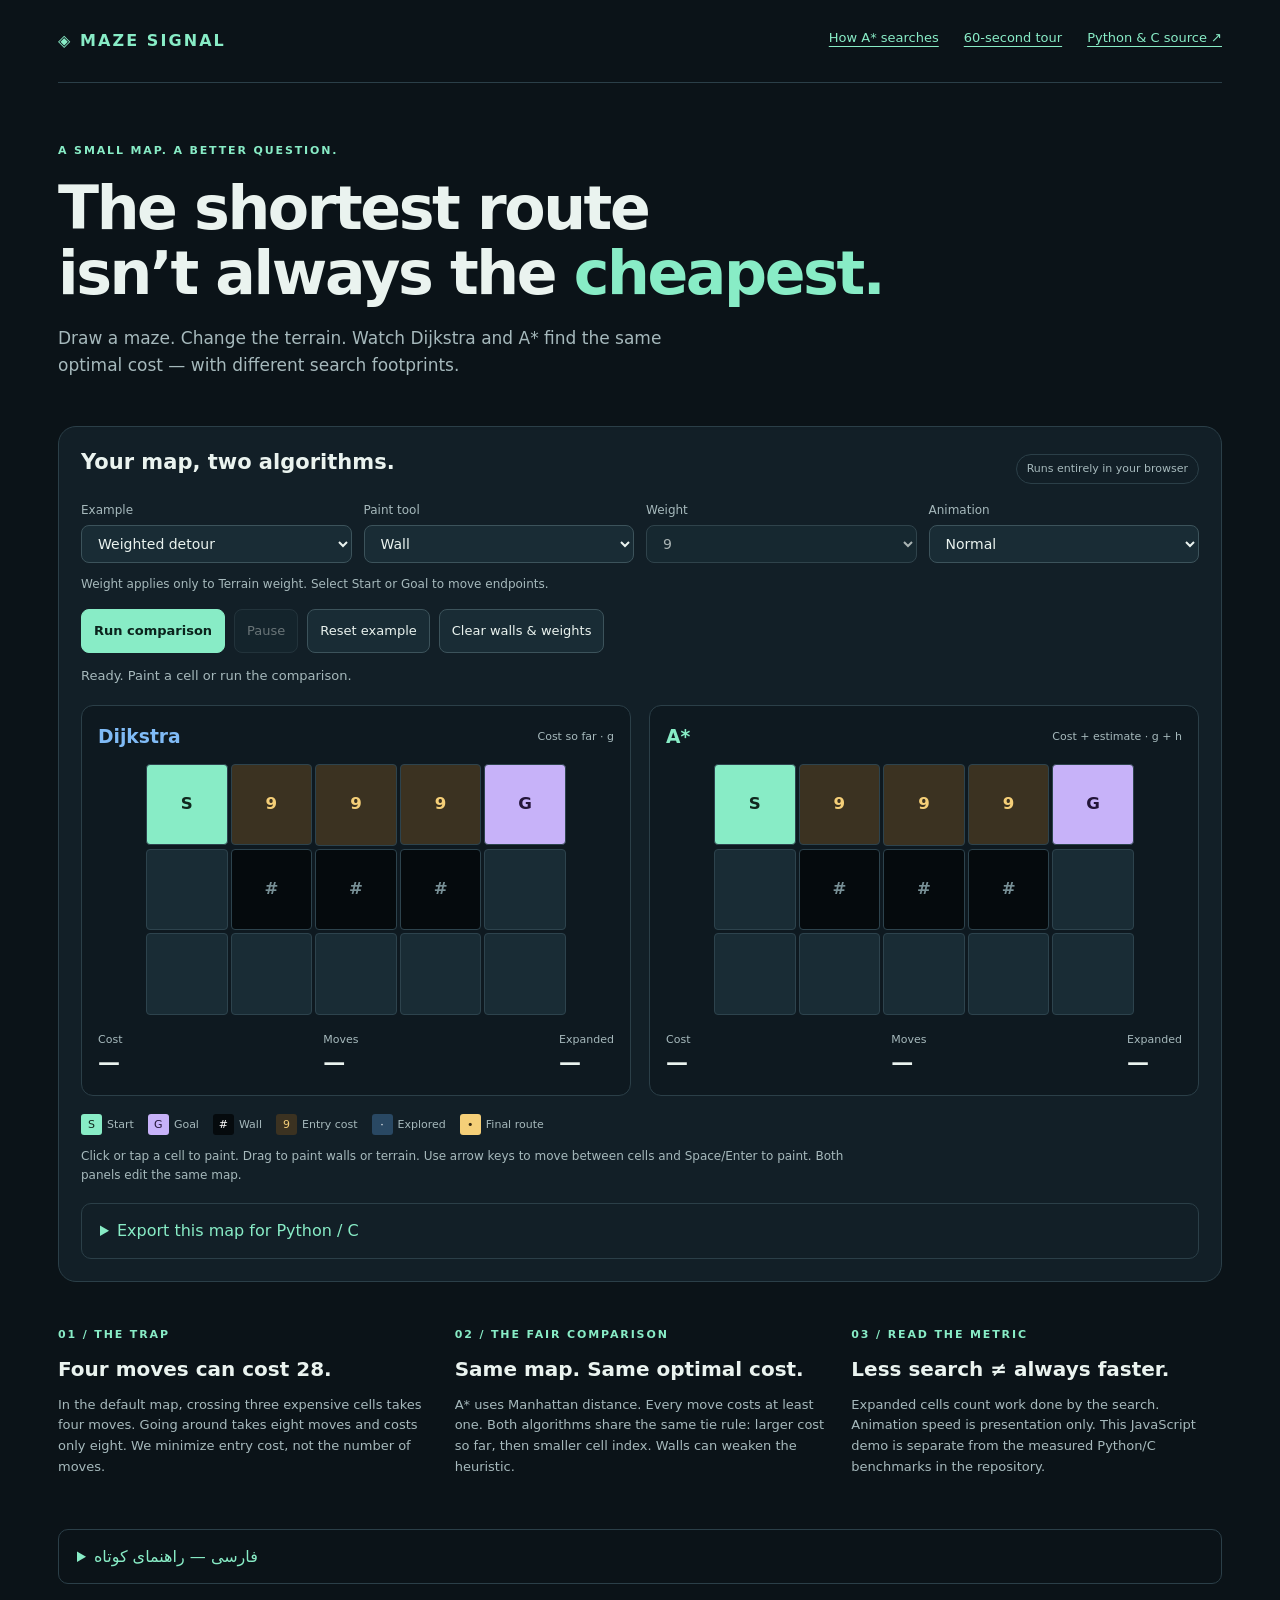
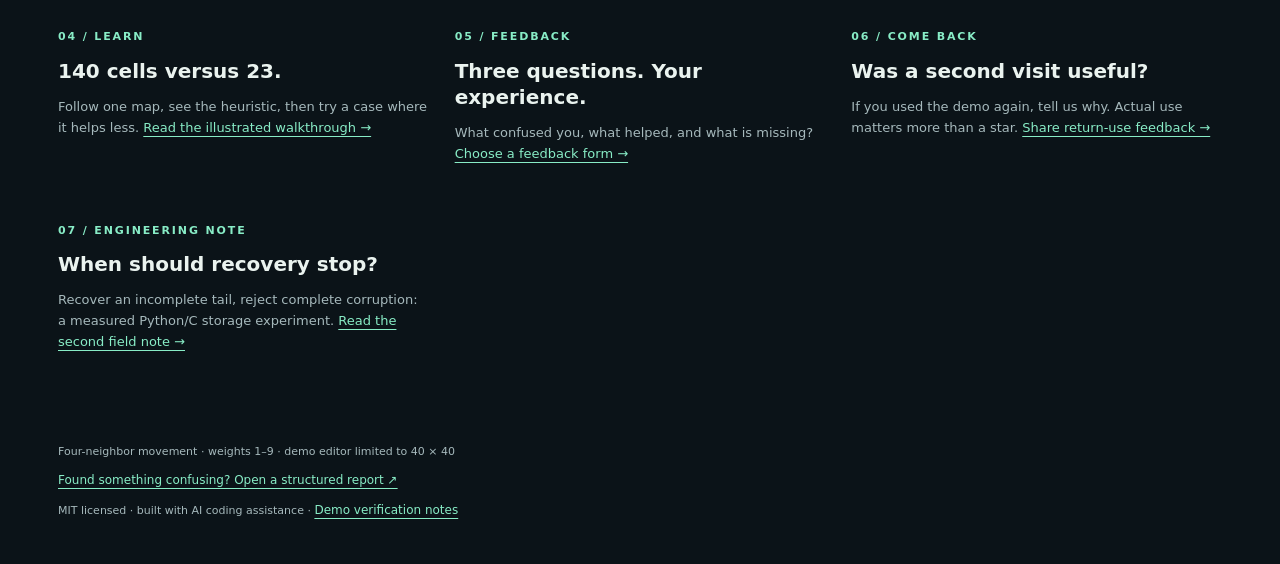
<file: docs/index.html>
<!doctype html>
<html lang="en">
<head>
  <meta charset="utf-8"><meta name="viewport" content="width=device-width,initial-scale=1">
  <meta name="description" content="Draw a weighted maze. Compare Dijkstra and A* on the same map, without installing anything.">
  <title>Maze Signal — a longer route can cost less</title>
  <link rel="stylesheet" href="style.css">
  <script src="solver.js" defer></script><script src="app.js" defer></script>
</head>
<body>
<div class="wrap">
  <header><a class="brand" href="https://github.com/mohammmad357/maze-signal">◈ MAZE SIGNAL</a><nav><a href="learn.html">How A* searches</a><a href="intro.gif">60-second tour</a><a href="https://github.com/mohammmad357/maze-signal">Python &amp; C source ↗</a></nav></header>
  <main>
    <section class="hero"><p class="eyebrow">A SMALL MAP. A BETTER QUESTION.</p><h1>The shortest route<br>isn’t always the <em>cheapest.</em></h1><p>Draw a maze. Change the terrain. Watch Dijkstra and A* find the same optimal cost — with different search footprints.</p></section>
    <section class="studio" aria-labelledby="studio-title">
      <div class="studio-top"><h2 id="studio-title">Your map, two algorithms.</h2><span class="tag">Runs entirely in your browser</span></div>
      <div class="controls">
        <label>Example<select id="example"><option value="trap">Weighted detour</option><option value="open">Open grid</option><option value="blocked">No route</option></select></label>
        <label>Paint tool<select id="tool"><option value="wall">Wall</option><option value="erase">Erase</option><option value="start">Start</option><option value="goal">Goal</option><option value="weight">Terrain weight</option></select></label>
        <label>Weight<select id="weight" aria-describedby="tool-help"><option>1</option><option>2</option><option>3</option><option>4</option><option>5</option><option>6</option><option>7</option><option>8</option><option selected>9</option></select></label>
        <label>Animation<select id="speed"><option value="80">Slow</option><option value="25" selected>Normal</option><option value="5">Fast</option><option value="0">Instant</option></select></label>
      </div>
      <p class="hint" id="tool-help"></p>
      <div class="actions"><button id="run" class="primary">Run comparison</button><button id="pause" disabled>Pause</button><button id="reset">Reset example</button><button id="clear">Clear walls &amp; weights</button></div>
      <p id="status" role="status" aria-live="polite">Ready. Try the weighted detour, or paint a cell.</p>
      <div class="panels">
        <article class="panel dijkstra"><div class="panel-title"><h3>Dijkstra</h3><span>Cost so far · g</span></div><div class="grid" id="grid-dijkstra" role="group" aria-label="Dijkstra editable map"></div><div class="metrics" id="metrics-dijkstra" aria-label="Dijkstra results"><span>Cost <b>—</b></span><span>Moves <b>—</b></span><span>Expanded <b>—</b></span></div></article>
        <article class="panel astar"><div class="panel-title"><h3>A*</h3><span>Cost + estimate · g + h</span></div><div class="grid" id="grid-astar" role="group" aria-label="A star editable map"></div><div class="metrics" id="metrics-astar" aria-label="A star results"><span>Cost <b>—</b></span><span>Moves <b>—</b></span><span>Expanded <b>—</b></span></div></article>
      </div>
      <div class="legend"><span><i class="key start">S</i> Start</span><span><i class="key goal">G</i> Goal</span><span><i class="key wall">#</i> Wall</span><span><i class="key terrain">9</i> Entry cost</span><span><i class="key visited">·</i> Explored</span><span><i class="key path">•</i> Final route</span></div>
      <p class="hint">Click or tap a cell to paint. Drag to paint walls or terrain. Use arrow keys to move between cells and Space/Enter to paint. Both panels edit the same map.</p>
      <details class="map-export"><summary>Export this map for Python / C</summary><p id="export-help">Select and copy the text below. Save it as a plain-text file, then run either CLI solver with that path. This stays up to date when you edit or reset the map.</p><label for="map-text">Current map text</label><textarea id="map-text" rows="6" readonly spellcheck="false" aria-describedby="export-help"></textarea><p class="hint" dir="rtl" lang="fa">متن نقشه را کپی و در فایل متنی ذخیره کن؛ همان فایل ورودی نسخهٔ Python و C است. این بخش فقط خروجی می‌دهد و اطلاعاتی ارسال نمی‌کند.</p></details>
    </section>
    <section class="notes"><article><span class="number">01 / THE TRAP</span><h2>Four moves can cost 28.</h2><p>In the default map, crossing three expensive cells takes four moves. Going around takes eight moves and costs only eight. We minimize entry cost, not the number of moves.</p></article><article><span class="number">02 / THE FAIR COMPARISON</span><h2>Same map. Same optimal cost.</h2><p>A* uses Manhattan distance. Every move costs at least one. Both algorithms share the same tie rule: larger cost so far, then smaller cell index. Walls can weaken the heuristic.</p></article><article><span class="number">03 / READ THE METRIC</span><h2>Less search ≠ always faster.</h2><p>Expanded cells count work done by the search. Animation speed is presentation only. This JavaScript demo is separate from the measured Python/C benchmarks in the repository.</p></article></section>
    <details><summary>فارسی — راهنمای کوتاه</summary><div dir="rtl" lang="fa"><p>یک نقشه را در هر دو پنل تغییر بده و «Run comparison» را بزن. S شروع و G مقصد است؛ # دیوار است و عدد هر خانه هزینهٔ ورود را نشان می‌دهد. هدف یافتن کم‌هزینه‌ترین مسیر است، حتی اگر طولانی‌تر باشد.</p><p>با ابزار Start و Goal ابتدا و انتها را جابه‌جا کن؛ باید در دو خانهٔ جدا باشند. Pause مکث می‌کند و Reset نقشهٔ نمونه را برمی‌گرداند. با تغییر نقشه نتیجهٔ قبلی پاک می‌شود. تعداد گره‌های Expanded معیار جست‌وجو است، نه بنچمارک سرعت Python و C.</p></div></details>
    <section class="notes" aria-label="Learn and help improve"><article><span class="number">04 / LEARN</span><h2>140 cells versus 23.</h2><p>Follow one map, see the heuristic, then try a case where it helps less. <a href="learn.html">Read the illustrated walkthrough →</a></p></article><article><span class="number">05 / FEEDBACK</span><h2>Three questions. Your experience.</h2><p>What confused you, what helped, and what is missing? <a href="feedback.html">Choose a feedback form →</a></p></article><article><span class="number">06 / COME BACK</span><h2>Was a second visit useful?</h2><p>If you used the demo again, tell us why. Actual use matters more than a star. <a href="https://github.com/mohammmad357/maze-signal/issues/new?template=return-use.yml">Share return-use feedback →</a></p></article></section>
    <section class="notes"><article><span class="number">07 / ENGINEERING NOTE</span><h2>When should recovery stop?</h2><p>Recover an incomplete tail, reject complete corruption: a measured Python/C storage experiment. <a href="recovery.html">Read the second field note →</a></p></article></section><footer><p>Four-neighbor movement · weights 1–9 · demo editor limited to 40 × 40</p><a href="feedback.html">Found something confusing? Open a structured report ↗</a><p>MIT licensed · built with AI coding assistance · <a href="README.md">Demo verification notes</a></p></footer>
  </main>
</div>
</body></html>
</file>
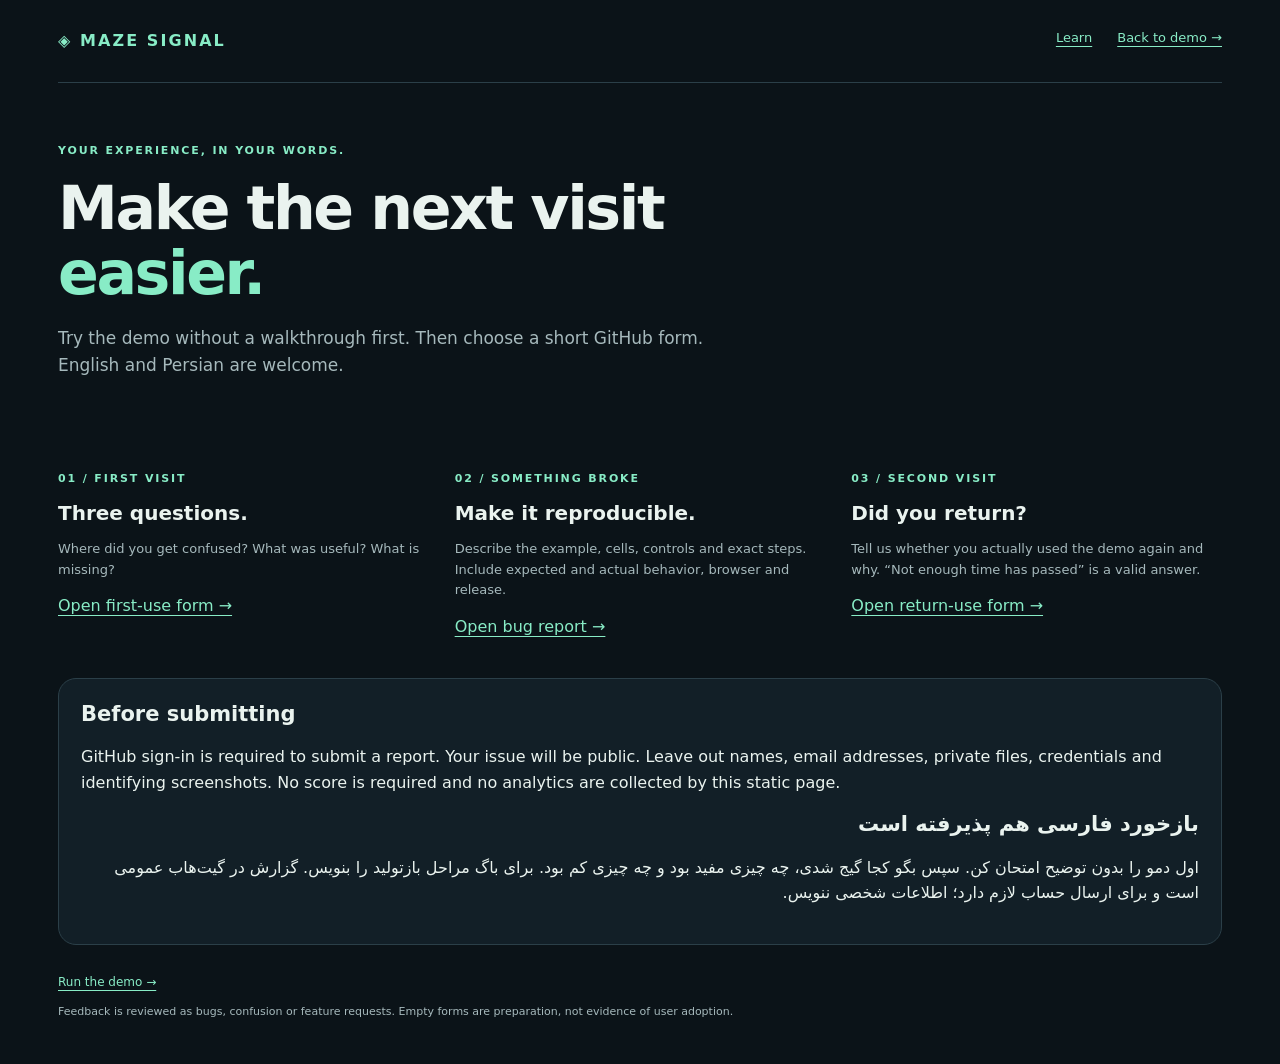
<file: docs/feedback.html>
<!doctype html><html lang="en"><head><meta charset="utf-8"><meta name="viewport" content="width=device-width,initial-scale=1"><title>Help improve Maze Signal</title><link rel="stylesheet" href="style.css"></head><body><div class="wrap"><header><a class="brand" href="index.html">◈ MAZE SIGNAL</a><nav><a href="learn.html">Learn</a><a href="index.html">Back to demo →</a></nav></header><main><section class="hero"><p class="eyebrow">YOUR EXPERIENCE, IN YOUR WORDS.</p><h1>Make the next visit<br><em>easier.</em></h1><p>Try the demo without a walkthrough first. Then choose a short GitHub form. English and Persian are welcome.</p></section><section class="notes"><article><span class="number">01 / FIRST VISIT</span><h2>Three questions.</h2><p>Where did you get confused? What was useful? What is missing?</p><a href="https://github.com/mohammmad357/maze-signal/issues/new?template=feedback.yml">Open first-use form →</a></article><article><span class="number">02 / SOMETHING BROKE</span><h2>Make it reproducible.</h2><p>Describe the example, cells, controls and exact steps. Include expected and actual behavior, browser and release.</p><a href="https://github.com/mohammmad357/maze-signal/issues/new?template=bug.yml">Open bug report →</a></article><article><span class="number">03 / SECOND VISIT</span><h2>Did you return?</h2><p>Tell us whether you actually used the demo again and why. “Not enough time has passed” is a valid answer.</p><a href="https://github.com/mohammmad357/maze-signal/issues/new?template=return-use.yml">Open return-use form →</a></article></section><section class="studio"><h2>Before submitting</h2><p>GitHub sign-in is required to submit a report. Your issue will be public. Leave out names, email addresses, private files, credentials and identifying screenshots. No score is required and no analytics are collected by this static page.</p><div lang="fa" dir="rtl"><h2>بازخورد فارسی هم پذیرفته است</h2><p>اول دمو را بدون توضیح امتحان کن. سپس بگو کجا گیج شدی، چه چیزی مفید بود و چه چیزی کم بود. برای باگ مراحل بازتولید را بنویس. گزارش در گیت‌هاب عمومی است و برای ارسال حساب لازم دارد؛ اطلاعات شخصی ننویس.</p></div></section><footer><a href="index.html">Run the demo →</a><p>Feedback is reviewed as bugs, confusion or feature requests. Empty forms are preparation, not evidence of user adoption.</p></footer></main></div></body></html>
</file>
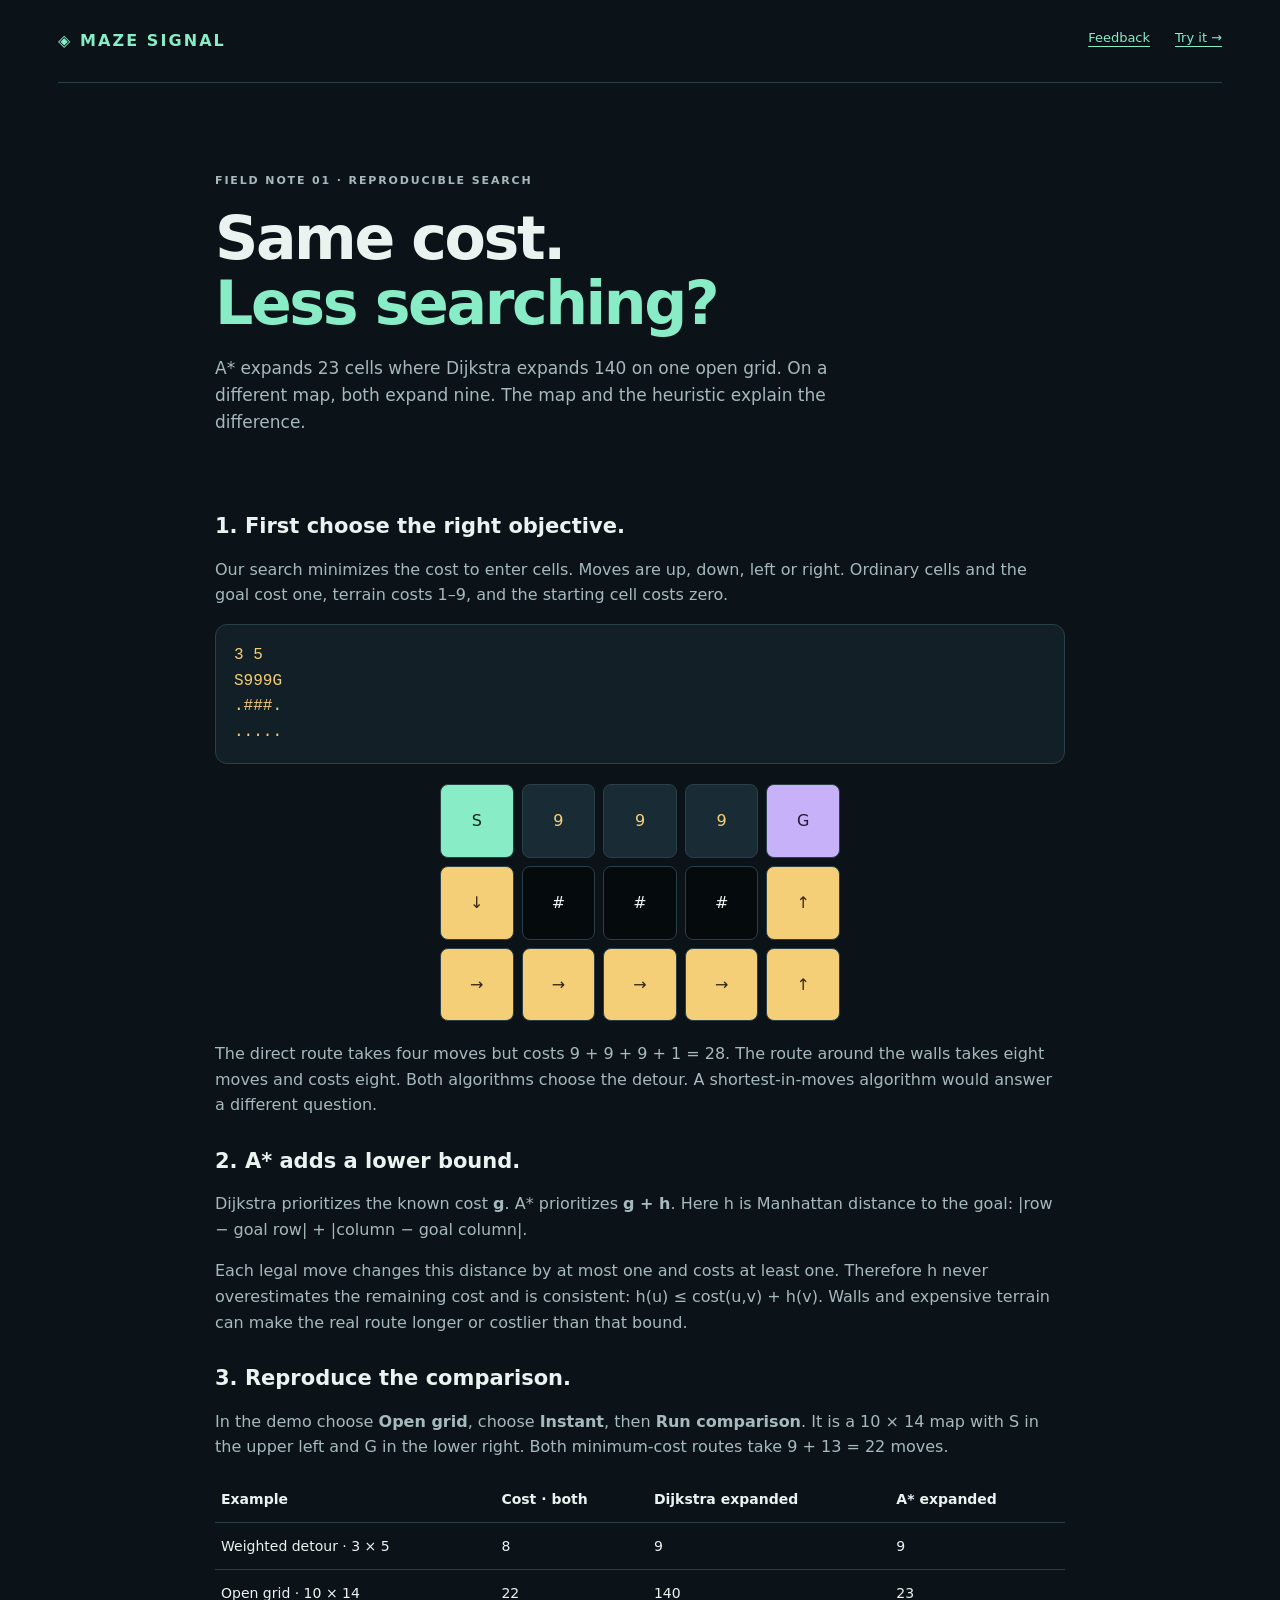
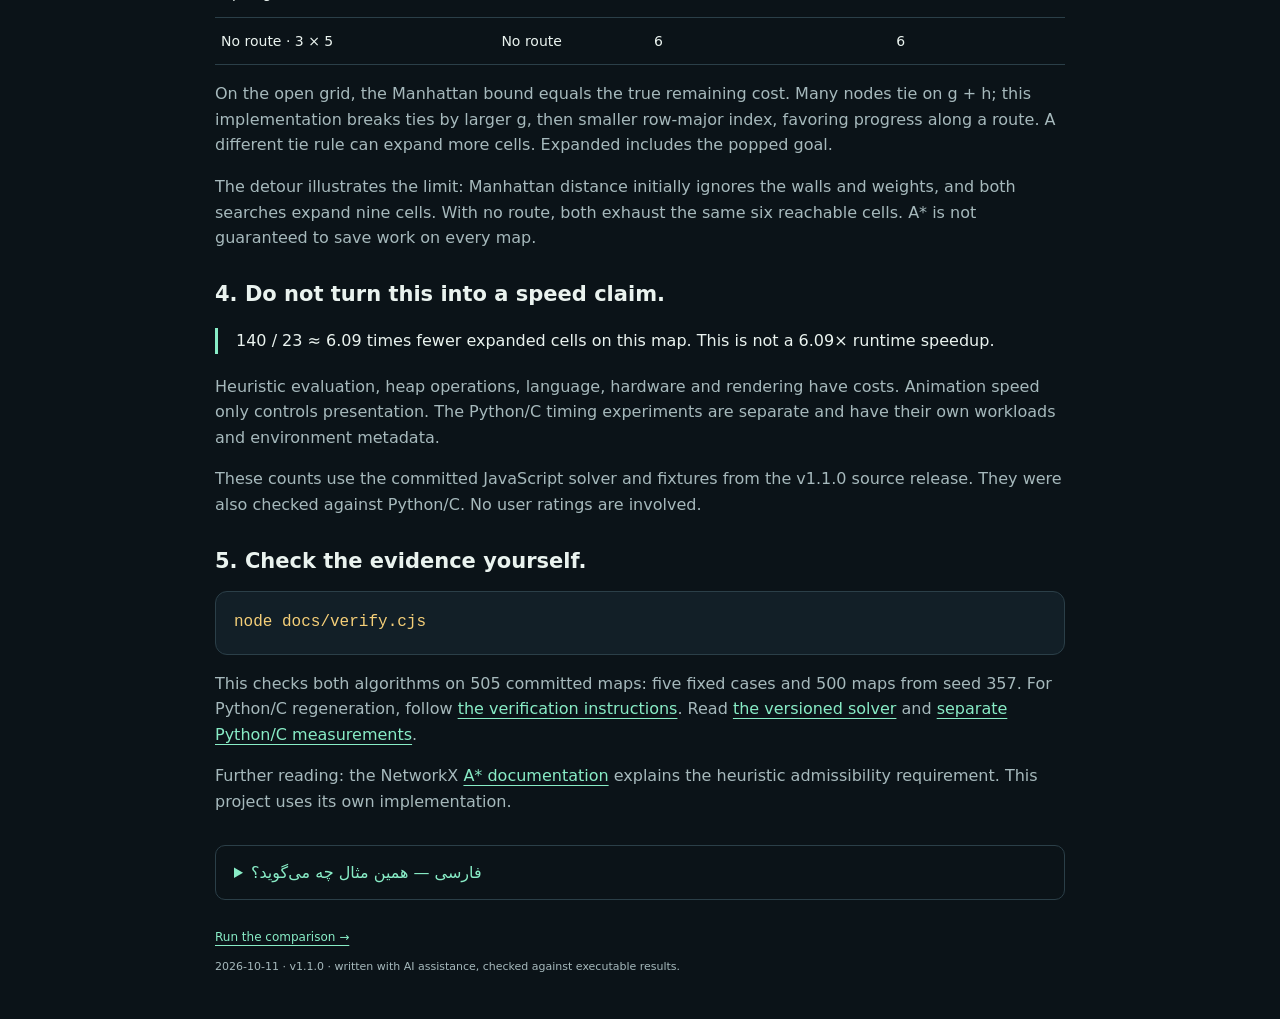
<file: docs/learn.html>
<!doctype html><html lang="en"><head><meta charset="utf-8"><meta name="viewport" content="width=device-width,initial-scale=1"><meta name="description" content="A reproducible A* and Dijkstra walkthrough: weighted detours, 140 versus 23 expansions, and why fewer nodes is not a timing benchmark."><title>140 versus 23 — when A* explores less</title><link rel="stylesheet" href="style.css"><style>.reading{max-width:850px;margin:0 auto}.reading section{margin:30px 0}.reading p{color:var(--muted)}pre{overflow:auto;background:#121f27;border:1px solid var(--line);border-radius:12px;padding:18px;color:var(--gold)}table{width:100%;border-collapse:collapse;font-size:14px}th,td{text-align:left;border-bottom:1px solid var(--line);padding:12px 6px}blockquote{border-left:3px solid var(--mint);padding-left:18px;margin:20px 0}.map-visual{display:grid;grid-template-columns:repeat(5,1fr);gap:8px;max-width:400px;margin:20px auto}.map-visual span{display:grid;place-items:center;aspect-ratio:1;background:#192c35;border:1px solid var(--line);border-radius:8px}.map-visual .route{background:var(--gold);color:#302810}.map-visual .expensive{color:var(--gold)}.map-visual .wall{background:#050a0d}.map-visual .start{background:var(--mint);color:#10281e}.map-visual .goal{background:#c7b2f9;color:#241539}</style></head><body><div class="wrap"><header><a class="brand" href="index.html">◈ MAZE SIGNAL</a><nav><a href="feedback.html">Feedback</a><a href="index.html">Try it →</a></nav></header><main class="reading"><section class="hero"><p class="eyebrow">FIELD NOTE 01 · REPRODUCIBLE SEARCH</p><h1>Same cost.<br><em>Less searching?</em></h1><p>A* expands 23 cells where Dijkstra expands 140 on one open grid. On a different map, both expand nine. The map and the heuristic explain the difference.</p></section><section><h2>1. First choose the right objective.</h2><p>Our search minimizes the cost to enter cells. Moves are up, down, left or right. Ordinary cells and the goal cost one, terrain costs 1–9, and the starting cell costs zero.</p><pre>3 5
S999G
.###.
.....</pre><div class="map-visual" role="img" aria-label="Three by five weighted map. Gold route goes down the left edge, across the bottom, and up the right edge. Direct top row contains three cost-nine cells."><span class="start">S</span><span class="expensive">9</span><span class="expensive">9</span><span class="expensive">9</span><span class="goal">G</span><span class="route">↓</span><span class="wall">#</span><span class="wall">#</span><span class="wall">#</span><span class="route">↑</span><span class="route">→</span><span class="route">→</span><span class="route">→</span><span class="route">→</span><span class="route">↑</span></div><p>The direct route takes four moves but costs 9 + 9 + 9 + 1 = 28. The route around the walls takes eight moves and costs eight. Both algorithms choose the detour. A shortest-in-moves algorithm would answer a different question.</p></section><section><h2>2. A* adds a lower bound.</h2><p>Dijkstra prioritizes the known cost <strong>g</strong>. A* prioritizes <strong>g + h</strong>. Here h is Manhattan distance to the goal: |row − goal row| + |column − goal column|.</p><p>Each legal move changes this distance by at most one and costs at least one. Therefore h never overestimates the remaining cost and is consistent: h(u) ≤ cost(u,v) + h(v). Walls and expensive terrain can make the real route longer or costlier than that bound.</p></section><section><h2>3. Reproduce the comparison.</h2><p>In the demo choose <strong>Open grid</strong>, choose <strong>Instant</strong>, then <strong>Run comparison</strong>. It is a 10 × 14 map with S in the upper left and G in the lower right. Both minimum-cost routes take 9 + 13 = 22 moves.</p><table><thead><tr><th>Example</th><th>Cost · both</th><th>Dijkstra expanded</th><th>A* expanded</th></tr></thead><tbody><tr><td>Weighted detour · 3 × 5</td><td>8</td><td>9</td><td>9</td></tr><tr><td>Open grid · 10 × 14</td><td>22</td><td>140</td><td>23</td></tr><tr><td>No route · 3 × 5</td><td>No route</td><td>6</td><td>6</td></tr></tbody></table><p>On the open grid, the Manhattan bound equals the true remaining cost. Many nodes tie on g + h; this implementation breaks ties by larger g, then smaller row-major index, favoring progress along a route. A different tie rule can expand more cells. Expanded includes the popped goal.</p><p>The detour illustrates the limit: Manhattan distance initially ignores the walls and weights, and both searches expand nine cells. With no route, both exhaust the same six reachable cells. A* is not guaranteed to save work on every map.</p></section><section><h2>4. Do not turn this into a speed claim.</h2><blockquote>140 / 23 ≈ 6.09 times fewer expanded cells on this map. This is not a 6.09× runtime speedup.</blockquote><p>Heuristic evaluation, heap operations, language, hardware and rendering have costs. Animation speed only controls presentation. The Python/C timing experiments are separate and have their own workloads and environment metadata.</p><p>These counts use the committed JavaScript solver and fixtures from the v1.1.0 source release. They were also checked against Python/C. No user ratings are involved.</p></section><section><h2>5. Check the evidence yourself.</h2><pre>node docs/verify.cjs</pre><p>This checks both algorithms on 505 committed maps: five fixed cases and 500 maps from seed 357. For Python/C regeneration, follow <a href="README.md">the verification instructions</a>. Read <a href="https://github.com/mohammmad357/maze-signal/blob/v1.1.0/docs/solver.js">the versioned solver</a> and <a href="https://github.com/mohammmad357/maze-signal/blob/v1.1.0/results/RESULTS.md">separate Python/C measurements</a>.</p><p>Further reading: the NetworkX <a href="https://networkx.org/documentation/stable/reference/algorithms/generated/networkx.algorithms.shortest_paths.astar.astar_path.html">A* documentation</a> explains the heuristic admissibility requirement. This project uses its own implementation.</p></section><details><summary>فارسی — همین مثال چه می‌گوید؟</summary><div dir="rtl" lang="fa"><p>در نقشهٔ وزن‌دار، مسیر چهارحرکتی هزینهٔ ۲۸ دارد؛ مسیر هشت‌حرکتی هزینهٔ ۸ دارد. هدف ما کمترین هزینه است. در شبکهٔ باز ۱۰×۱۴، Dijkstra تعداد ۱۴۰ و A* تعداد ۲۳ خانه را گسترش می‌دهند و هر دو هزینهٔ ۲۲ دارند.</p><p>A* فاصلهٔ منهتن را به هزینهٔ طی‌شده اضافه می‌کند. این تخمین در شبکهٔ باز دقیق است ولی دیوارها و وزن‌ها را نمی‌بیند. در نمونهٔ وزن‌دار هر دو ۹ خانه را بررسی می‌کنند؛ پس کاهش جست‌وجو همیشگی نیست. تعداد خانه کمتر نیز الزاماً زمان کمتر نیست. از مثال Open grid و سرعت Instant برای بازتولید استفاده کن.</p></div></details><footer><a href="index.html">Run the comparison →</a><p>2026-10-11 · v1.1.0 · written with AI assistance, checked against executable results.</p></footer></main></div></body></html>
</file>
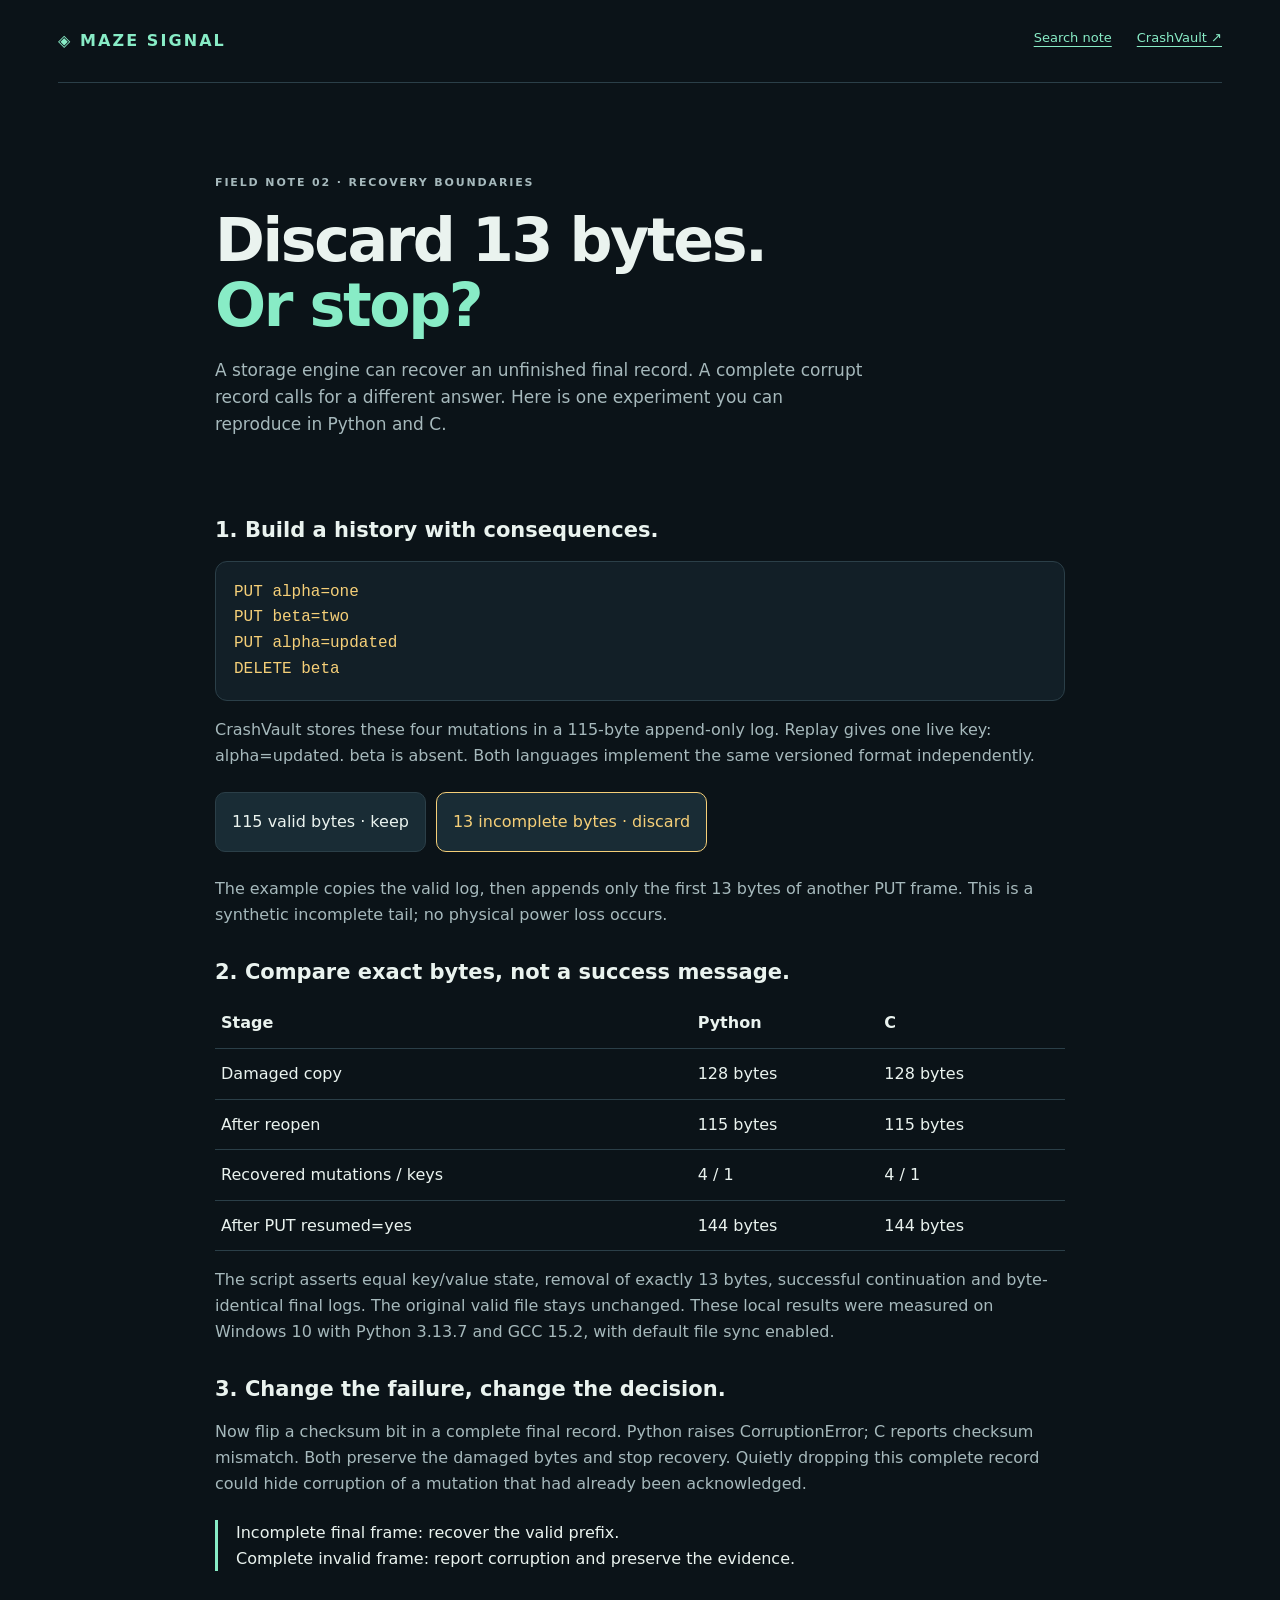
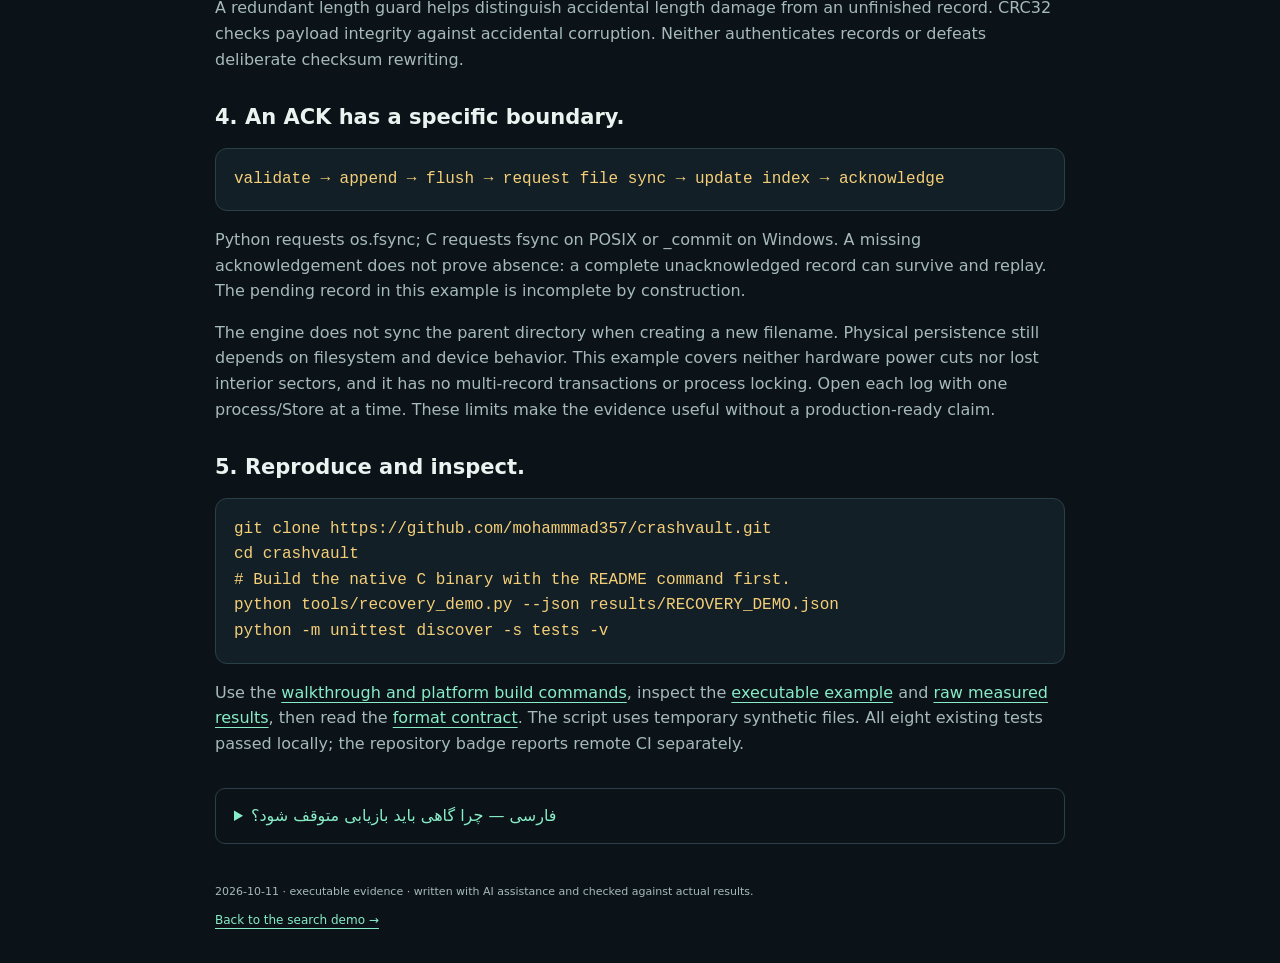
<file: docs/recovery.html>
<!doctype html>
<html lang="en"><head><meta charset="utf-8"><meta name="viewport" content="width=device-width,initial-scale=1"><meta name="description" content="A reproducible Python/C storage experiment: recover an incomplete tail, reject complete corruption, and understand the limits of file sync."><title>13 bytes — when recovery must stop</title><link rel="stylesheet" href="style.css"><style>.reading{max-width:850px;margin:auto}.reading section{margin:32px 0}.reading p{color:var(--muted)}pre{padding:18px;background:#121f27;border:1px solid var(--line);border-radius:12px;overflow:auto;color:var(--gold)}table{width:100%;border-collapse:collapse}th,td{text-align:left;padding:12px 6px;border-bottom:1px solid var(--line)}.boundary{display:flex;flex-wrap:wrap;gap:10px;margin:24px 0}.boundary span{padding:16px;background:#192c35;border:1px solid var(--line);border-radius:10px}.boundary .tail{border-color:var(--gold);color:var(--gold)}blockquote{border-left:3px solid var(--mint);padding-left:18px;margin:24px 0}</style></head>
<body><div class="wrap"><header><a class="brand" href="index.html">◈ MAZE SIGNAL</a><nav><a href="learn.html">Search note</a><a href="https://github.com/mohammmad357/crashvault">CrashVault ↗</a></nav></header><main class="reading"><section class="hero"><p class="eyebrow">FIELD NOTE 02 · RECOVERY BOUNDARIES</p><h1>Discard 13 bytes.<br><em>Or stop?</em></h1><p>A storage engine can recover an unfinished final record. A complete corrupt record calls for a different answer. Here is one experiment you can reproduce in Python and C.</p></section>
<section><h2>1. Build a history with consequences.</h2><pre>PUT alpha=one
PUT beta=two
PUT alpha=updated
DELETE beta</pre><p>CrashVault stores these four mutations in a 115-byte append-only log. Replay gives one live key: alpha=updated. beta is absent. Both languages implement the same versioned format independently.</p><div class="boundary" role="img" aria-label="115 valid bytes followed by 13 incomplete bytes. Recovery discards only the incomplete tail."><span>115 valid bytes · keep</span><span class="tail">13 incomplete bytes · discard</span></div><p>The example copies the valid log, then appends only the first 13 bytes of another PUT frame. This is a synthetic incomplete tail; no physical power loss occurs.</p></section>
<section><h2>2. Compare exact bytes, not a success message.</h2><table><thead><tr><th>Stage</th><th>Python</th><th>C</th></tr></thead><tbody><tr><td>Damaged copy</td><td>128 bytes</td><td>128 bytes</td></tr><tr><td>After reopen</td><td>115 bytes</td><td>115 bytes</td></tr><tr><td>Recovered mutations / keys</td><td>4 / 1</td><td>4 / 1</td></tr><tr><td>After PUT resumed=yes</td><td>144 bytes</td><td>144 bytes</td></tr></tbody></table><p>The script asserts equal key/value state, removal of exactly 13 bytes, successful continuation and byte-identical final logs. The original valid file stays unchanged. These local results were measured on Windows 10 with Python 3.13.7 and GCC 15.2, with default file sync enabled.</p></section>
<section><h2>3. Change the failure, change the decision.</h2><p>Now flip a checksum bit in a complete final record. Python raises CorruptionError; C reports checksum mismatch. Both preserve the damaged bytes and stop recovery. Quietly dropping this complete record could hide corruption of a mutation that had already been acknowledged.</p><blockquote>Incomplete final frame: recover the valid prefix.<br>Complete invalid frame: report corruption and preserve the evidence.</blockquote><p>A redundant length guard helps distinguish accidental length damage from an unfinished record. CRC32 checks payload integrity against accidental corruption. Neither authenticates records or defeats deliberate checksum rewriting.</p></section>
<section><h2>4. An ACK has a specific boundary.</h2><pre>validate → append → flush → request file sync → update index → acknowledge</pre><p>Python requests os.fsync; C requests fsync on POSIX or _commit on Windows. A missing acknowledgement does not prove absence: a complete unacknowledged record can survive and replay. The pending record in this example is incomplete by construction.</p><p>The engine does not sync the parent directory when creating a new filename. Physical persistence still depends on filesystem and device behavior. This example covers neither hardware power cuts nor lost interior sectors, and it has no multi-record transactions or process locking. Open each log with one process/Store at a time. These limits make the evidence useful without a production-ready claim.</p></section>
<section><h2>5. Reproduce and inspect.</h2><pre>git clone https://github.com/mohammmad357/crashvault.git
cd crashvault
# Build the native C binary with the README command first.
python tools/recovery_demo.py --json results/RECOVERY_DEMO.json
python -m unittest discover -s tests -v</pre><p>Use the <a href="https://github.com/mohammmad357/crashvault/blob/main/RECOVERY_DEMO.md">walkthrough and platform build commands</a>, inspect the <a href="https://github.com/mohammmad357/crashvault/blob/main/tools/recovery_demo.py">executable example</a> and <a href="https://github.com/mohammmad357/crashvault/blob/main/results/RECOVERY_DEMO.json">raw measured results</a>, then read the <a href="https://github.com/mohammmad357/crashvault/blob/main/FORMAT.md">format contract</a>. The script uses temporary synthetic files. All eight existing tests passed locally; the repository badge reports remote CI separately.</p></section>
<details><summary>فارسی — چرا گاهی باید بازیابی متوقف شود؟</summary><div dir="rtl" lang="fa"><p>فایل سالم ۱۱۵ بایت است؛ با ۱۳ بایت انتهای ناتمام، به ۱۲۸ بایت می‌رسد. هر دو زبان فقط بخش ناتمام را حذف می‌کنند، چهار عملیات را بازمی‌سازند و بعد از یک نوشتن تازه به فایل یکسان ۱۴۴‌بایتی می‌رسند.</p><p>اما رکورد کامل با checksum خراب، ممکن است دادهٔ قبلاً تأییدشده باشد. حذف خاموش آن پنهان‌کردن خرابی است؛ بنابراین برنامه خطا می‌دهد و فایل را دست‌نخورده نگه می‌دارد. این آزمایش قطع برق واقعی نیست و sync پوشه، رفتار دیسک و قفل چندپردازشی را تضمین نمی‌کند.</p></div></details><footer><p>2026-10-11 · executable evidence · written with AI assistance and checked against actual results.</p><a href="index.html">Back to the search demo →</a></footer></main></div></body></html>
</file>
<file: docs/style.css>
:root{color-scheme:dark;--bg:#0b1318;--panel:#121f27;--ink:#eaf3ef;--muted:#a6b9bc;--line:#2b3f48;--mint:#88ecc6;--blue:#80bbf6;--gold:#f5cf78}*{box-sizing:border-box}body{margin:0;background:var(--bg);color:var(--ink);font:16px/1.6 system-ui,-apple-system,BlinkMacSystemFont,"Segoe UI",sans-serif}.wrap{max-width:1220px;margin:auto;padding:0 28px}a{color:var(--mint);text-underline-offset:4px}header{display:flex;justify-content:space-between;gap:24px;padding:28px 0;border-bottom:1px solid var(--line)}.brand{font-weight:800;letter-spacing:.13em;text-decoration:none}nav{display:flex;gap:25px;font-size:13px}.hero{padding:48px 0 30px;max-width:900px}.eyebrow,.number{font-size:11px;letter-spacing:.17em;font-weight:700;color:var(--mint)}h1{font-size:clamp(35px,4.7vw,62px);letter-spacing:-.04em;line-height:1.07;margin:17px 0 20px}h1 em{font-style:normal;color:var(--mint)}.hero>p:last-child{max-width:650px;color:var(--muted);font-size:17px}.studio{border:1px solid var(--line);border-radius:18px;background:var(--panel);padding:22px}.studio-top{display:flex;justify-content:space-between;align-items:center;gap:16px}h2{font-size:21px;line-height:1.3;margin:0 0 12px}.tag{font-size:11px;color:var(--muted);padding:5px 10px;border:1px solid var(--line);border-radius:20px}.controls{display:flex;flex-wrap:wrap;gap:12px;margin:12px 0}label{font-size:12px;color:var(--muted);display:grid;gap:5px;flex:1;min-width:135px}select,button{font:inherit;color:var(--ink);background:#192c35;border:1px solid #3c535b;border-radius:8px;padding:9px 12px}select{font-size:14px;width:100%}button{cursor:pointer}button:hover:not(:disabled){border-color:var(--mint)}button:disabled{opacity:.4;cursor:default}.actions{display:flex;flex-wrap:wrap;gap:9px;margin-top:15px}.actions button{font-size:13px;min-height:44px}.primary{background:var(--mint);color:#0b241d;font-weight:750;border-color:var(--mint)}#status{min-height:26px;font-size:13px;color:var(--muted);margin:13px 0}.panels{display:grid;grid-template-columns:1fr 1fr;gap:18px}.panel{padding:16px;border:1px solid var(--line);border-radius:12px;background:#0e1920;min-width:0}.panel-title{display:flex;justify-content:space-between;gap:12px;align-items:center;margin-bottom:12px}.panel-title h3{margin:0;color:var(--blue)}.astar .panel-title h3{color:var(--mint)}.panel-title span{font-size:11px;color:var(--muted)}.grid{display:grid;gap:3px;max-width:420px;margin:auto;touch-action:none}.cell{aspect-ratio:1;min-width:0;padding:0;border:1px solid #2d434d;border-radius:4px;background:#192c35;font-size:clamp(10px,1.3vw,20px);font-weight:700;line-height:1;position:relative;touch-action:none}.cell.wall{background:#050a0d;color:#789096}.cell.terrain{background:#3b3221;color:var(--gold)}.cell.visited{background:#294863;border-color:#4a789c}.astar .cell.visited:not(.path):not(.start):not(.goal){background:#214c43;border-color:#4b907a}.cell.path{background:var(--gold);color:#342811;border-color:var(--gold)}.cell.start{background:var(--mint);color:#10281e}.cell.goal{background:#c7b2f9;color:#241539}.cell:focus-visible,button:focus-visible,select:focus-visible,a:focus-visible{outline:3px solid #fff;outline-offset:3px;z-index:2}.metrics{display:flex;justify-content:space-between;gap:8px;margin-top:16px;font-size:11px;color:var(--muted)}.metrics b{display:block;color:var(--ink);font-size:22px;line-height:1.4}.legend{display:flex;flex-wrap:wrap;gap:14px;font-size:11px;color:var(--muted);margin-top:18px}.legend span{display:flex;align-items:center;gap:5px}.key{display:inline-flex;justify-content:center;align-items:center;width:21px;height:21px;border-radius:3px;font-style:normal;background:#294863;color:#fff}.key.start{background:var(--mint);color:#10281e}.key.goal{background:#c7b2f9;color:#241539}.key.wall{background:#050a0d}.key.terrain{background:#3b3221;color:var(--gold)}.key.path{background:var(--gold);color:#342811}.hint{color:var(--muted);font-size:12px;max-width:770px;margin-bottom:0}.notes{display:grid;grid-template-columns:repeat(3,1fr);gap:26px;margin:38px 0}.notes h2{font-size:20px;margin-top:10px}.notes p{font-size:13px;color:var(--muted)}details{border:1px solid var(--line);border-radius:10px;padding:14px 18px}summary{cursor:pointer;color:var(--mint)}details p{font-size:14px;color:var(--muted)}footer{padding:28px 0 32px;font-size:11px;color:var(--muted)}footer a{font-size:12px}@media(max-width:640px){.wrap{padding:0 14px}header{padding:20px 0;gap:12px}.brand{font-size:11px;letter-spacing:.05em}nav{gap:12px;font-size:10px}.hero{padding:30px 0 20px}.hero>p:last-child{font-size:14px}.studio{padding:14px}.studio-top{align-items:start;flex-direction:column;gap:2px}.studio-top h2{font-size:18px}.controls{gap:10px}label{min-width:calc(50% - 10px);flex-basis:40%}.panels{grid-template-columns:1fr;gap:14px}.panel{padding:12px}.cell{font-size:16px}.notes{grid-template-columns:1fr;gap:16px;margin:25px 0}.notes p{margin-bottom:0}h1{font-size:36px}.actions{gap:7px}.actions button{font-size:12px;padding:8px 10px}.tag{font-size:10px}.metrics b{font-size:20px}}@media(prefers-reduced-motion:reduce){*{scroll-behavior:auto}}
.map-export{margin-top:18px}.map-export p{font-size:13px;color:var(--muted)}.map-export textarea{display:block;width:100%;margin-top:8px;padding:12px;background:#0b1318;color:var(--ink);border:1px solid #3c535b;border-radius:8px;font:14px/1.5 ui-monospace,monospace;resize:vertical}.map-export textarea:focus{outline:2px solid var(--mint);outline-offset:3px}
</file>
